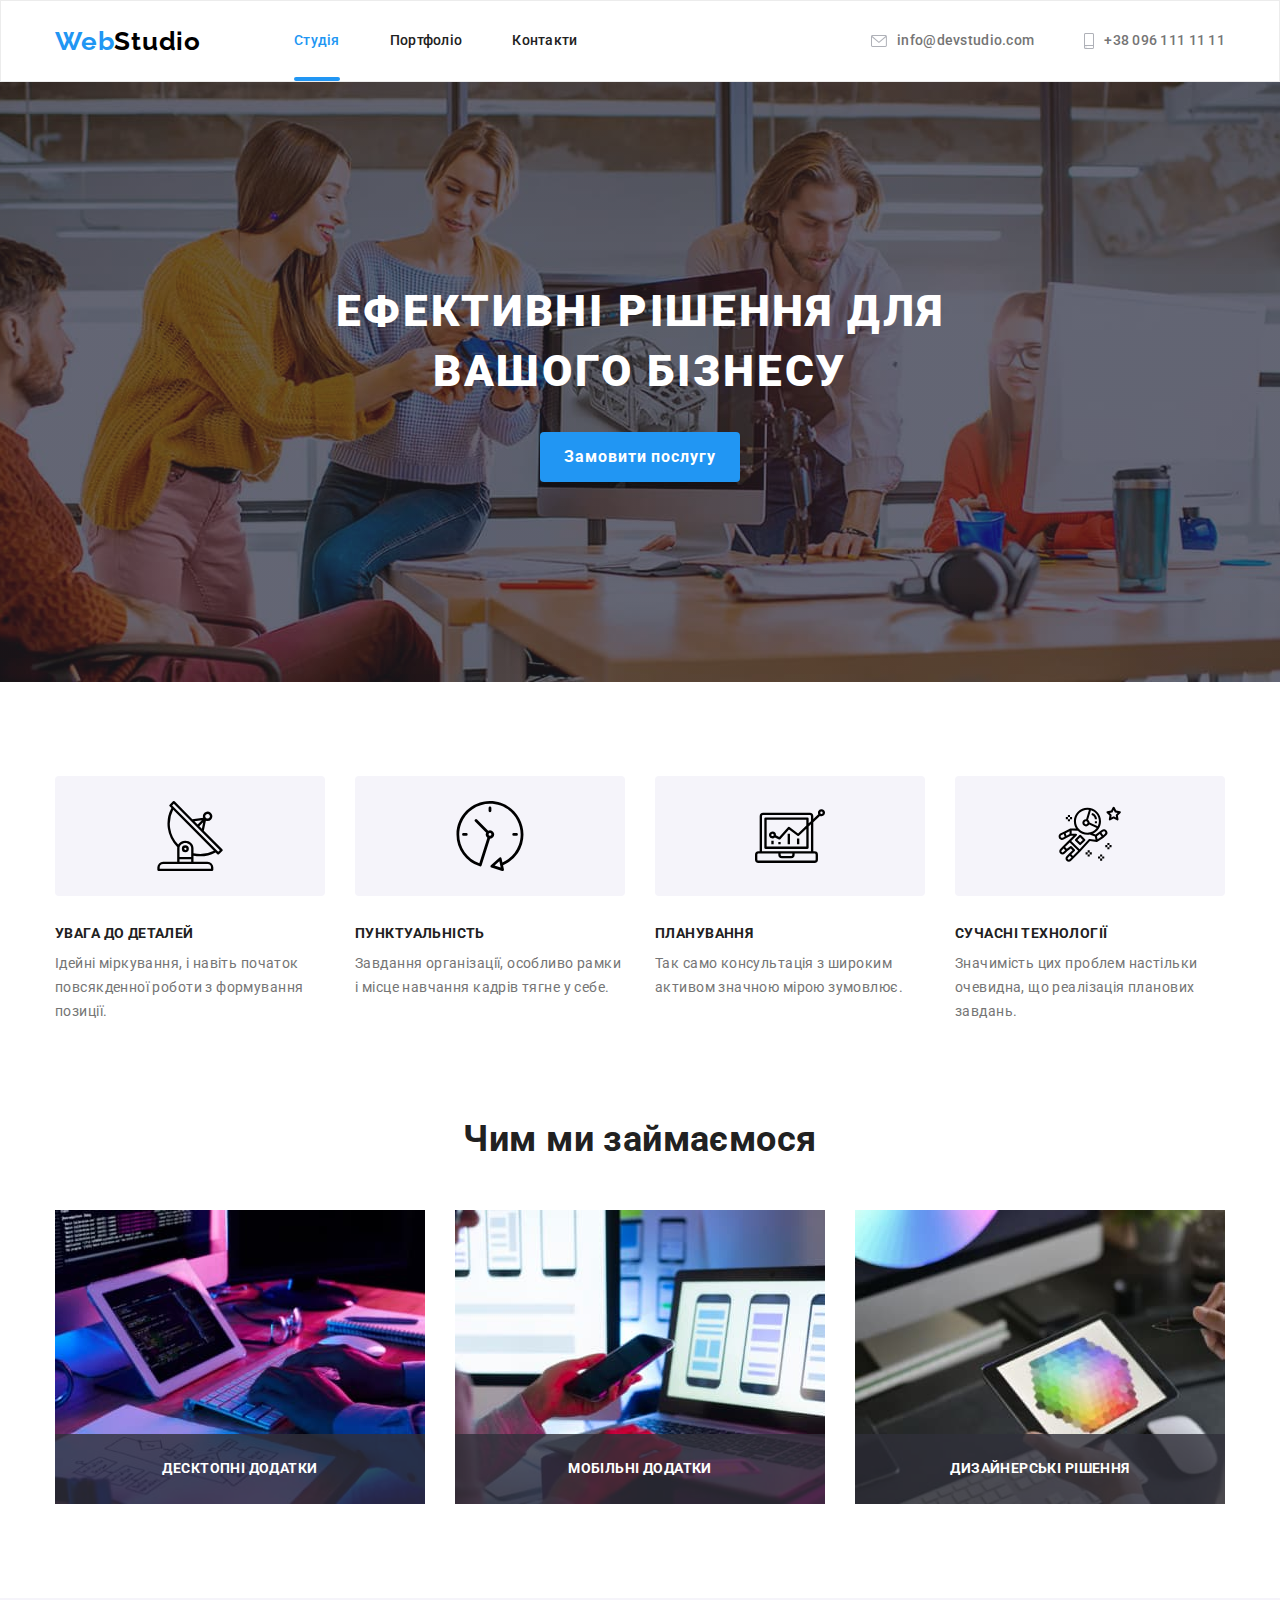
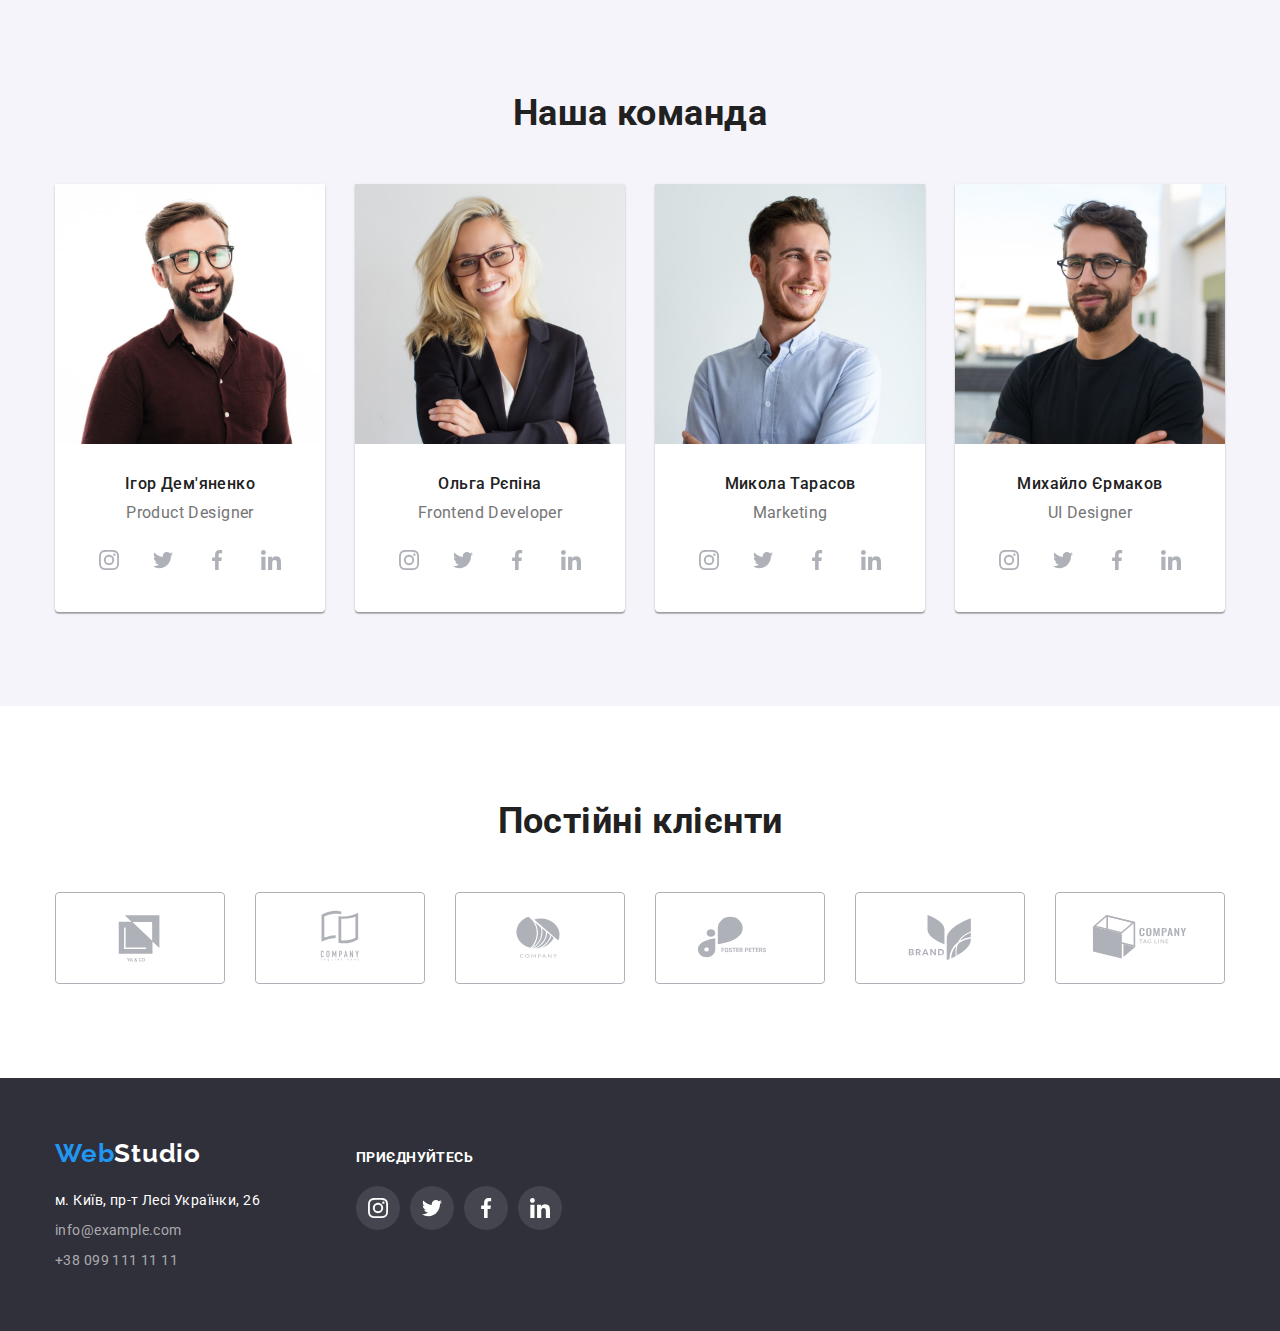
<file: index.html>
<!DOCTYPE html>
<html lang="uk">
  <head>
    <meta charset="UTF-8" />
    <meta http-equiv="X-UA-Compatible" content="IE=edge" />
    <meta name="viewport" content="width=device-width, initial-scale=1.0" />
    <link
      rel="stylesheet"
      href="https://cdnjs.cloudflare.com/ajax/libs/modern-normalize/1.1.0/modern-normalize.min.css"
    />
    <link
      href="https://fonts.googleapis.com/css2?family=Raleway:wght@700&family=Roboto:wght@400;500;700;900&display=swap"
      rel="stylesheet"
    />
    <link rel="stylesheet" href="./css/style.css" />
    <title>Студия</title>
  </head>
  <body>
    <header class="header">
      <div class="container header-container">
        <nav class="header-nav">
          <a href="./index.html" class="header-logo link"
            ><span class="logo-first">Web</span><span class="logo-second-black">Studio</span>
          </a>

          <ul class="header-pg list">
            <li class="header-item"><a href="" class="link link-nav current">Студія</a></li>
            <li class="header-item">
              <a href="./portfolio.html" class="link link-nav">Портфоліо</a>
            </li>
            <li class="header-item"><a href="" class="link link-nav">Контакти</a></li>
          </ul>
        </nav>
        <ul class="header-cont list">
          <li class="header-item">
            <a href="mailto:info@devstudio.com" class="link contact">
              <svg class="contacts-icon-envelope">
                <use href="./images/icons.svg#icon-envelope"></use>
              </svg>
              <span>info@devstudio.com</span>
            </a>
          </li>
          <li class="header-item">
            <a href="tel:+380961111111" class="link contact">
              <svg class="contacts-icon-smartphone">
                <use href="./images/icons.svg#icon-smartphone"></use>
              </svg>
              <span>+38 096 111 11 11</span>
            </a>
          </li>
        </ul>
      </div>
    </header>

    <main>
      <!-- Hero -->
      <section class="section hero">
        <div class="container">
          <h1 class="hero-title">Ефективні рішення для вашого бізнесу</h1>

          <button type="button" class="hero-button" data-modal-open>Замовити послугу</button>
        </div>
      </section>

      <!-- Our benefits -->
      <section class="section">
        <h2 class="visually-hidden">Наші переваги</h2>

        <div class="container">
          <ul class="list list-benefits">
            <li class="benefit">
              <div class="benefit-icon-background">
                <svg class="benefit-icon">
                  <use href="./images/icons.svg#icon-antenna"></use>
                </svg>
              </div>
              <h3 class="header-benefits">УВАГА ДО ДЕТАЛЕЙ</h3>
              <p class="paragraph-benefits">
                Ідейні міркування, і навіть початок повсякденної роботи з формування позиції.
              </p>
            </li>
            <li class="benefit">
              <div class="benefit-icon-background">
                <svg class="benefit-icon">
                  <use href="./images/icons.svg#icon-clock"></use>
                </svg>
              </div>
              <h3 class="header-benefits">ПУНКТУАЛЬНІСТЬ</h3>
              <p class="paragraph-benefits">
                Завдання організації, особливо рамки і місце навчання кадрів тягне у себе.
              </p>
            </li>
            <li class="benefit">
              <div class="benefit-icon-background">
                <svg class="benefit-icon">
                  <use href="./images/icons.svg#icon-diagram"></use>
                </svg>
              </div>
              <h3 class="header-benefits">ПЛАНУВАННЯ</h3>
              <p class="paragraph-benefits">
                Так само консультація з широким активом значною мірою зумовлює.
              </p>
            </li>
            <li class="benefit">
              <div class="benefit-icon-background">
                <svg class="benefit-icon">
                  <use href="./images/icons.svg#icon-astronaut"></use>
                </svg>
              </div>
              <h3 class="header-benefits">СУЧАСНІ ТЕХНОЛОГІЇ</h3>
              <p class="paragraph-benefits">
                Значимість цих проблем настільки очевидна, що реалізація планових завдань.
              </p>
            </li>
          </ul>
        </div>
      </section>

      <!-- what we do -->
      <section class="section section-about">
        <div class="container">
          <h2 class="section-title">Чим ми займаємося</h2>
          <ul class="list list-do">
            <li class="work-item">
              <img src="./images/tablet.jpg" alt="Десктопні додатки" width="370" class="img-do" />
              <div class="work-thumb"><h3 class="work-header">Десктопні додатки</h3></div>
            </li>
            <li class="work-item">
              <img
                src="./images/laptop-phone.jpg"
                alt="Мобільні додатки"
                width="370"
                class="img-do"
              />
              <div class="work-thumb"><h3 class="work-header">Мобільні додатки</h3></div>
            </li>
            <li class="work-item">
              <img
                src="./images/tablet-rgb.jpg"
                alt="Дизайнерські рішення"
                width="370"
                class="img-do"
              />
              <div class="work-thumb"><h3 class="work-header">Дизайнерські рішення</h3></div>
            </li>
          </ul>
        </div>
      </section>

      <!-- Our Team -->
      <section class="section team">
        <div class="container">
          <h2 class="section-title team-title">Наша команда</h2>

          <ul class="list list-team">
            <li class="card">
              <img
                src="./images/igor-demyanenko.jpg"
                alt="Игорь Демьяненко"
                width="270"
                class="img-block"
              />
              <h3 class="team-name">Ігор Дем'яненко</h3>
              <p class="position">Product Designer</p>
              <ul class="list member-social">
                <li>
                  <a class="social-item" href="">
                    <svg class="social-icon">
                      <use href="./images/icons.svg#icon-instagram"></use>
                    </svg>
                  </a>
                </li>
                <li>
                  <a class="social-item" href="">
                    <svg class="social-icon">
                      <use href="./images/icons.svg#icon-twitter"></use>
                    </svg>
                  </a>
                </li>
                <li>
                  <a class="social-item" href="">
                    <svg class="social-icon">
                      <use href="./images/icons.svg#icon-facebook"></use>
                    </svg>
                  </a>
                </li>
                <li>
                  <a class="social-item" href="">
                    <svg class="social-icon">
                      <use href="./images/icons.svg#icon-linkedin"></use>
                    </svg>
                  </a>
                </li>
              </ul>
            </li>
            <li class="card">
              <img
                src="./images/olga-repina.jpg"
                alt="Ольга Репина"
                width="270"
                class="img-block"
              />
              <h3 class="team-name">Ольга Рєпіна</h3>
              <p class="position">Frontend Developer</p>
              <ul class="list member-social">
                <li>
                  <a class="social-item" href="">
                    <svg class="social-icon">
                      <use href="./images/icons.svg#icon-instagram"></use>
                    </svg>
                  </a>
                </li>
                <li>
                  <a class="social-item" href="">
                    <svg class="social-icon">
                      <use href="./images/icons.svg#icon-twitter"></use>
                    </svg>
                  </a>
                </li>
                <li>
                  <a class="social-item" href="">
                    <svg class="social-icon">
                      <use href="./images/icons.svg#icon-facebook"></use>
                    </svg>
                  </a>
                </li>
                <li>
                  <a class="social-item" href="">
                    <svg class="social-icon">
                      <use href="./images/icons.svg#icon-linkedin"></use>
                    </svg>
                  </a>
                </li>
              </ul>
            </li>
            <li class="card">
              <img
                src="./images/nikolay-tarasov.jpg"
                alt="Николай Тарасов"
                width="270"
                class="img-block"
              />
              <h3 class="team-name">Микола Тарасов</h3>
              <p class="position">Marketing</p>
              <ul class="list member-social">
                <li>
                  <a class="social-item" href="">
                    <svg class="social-icon">
                      <use href="./images/icons.svg#icon-instagram"></use>
                    </svg>
                  </a>
                </li>
                <li>
                  <a class="social-item" href="">
                    <svg class="social-icon">
                      <use href="./images/icons.svg#icon-twitter"></use>
                    </svg>
                  </a>
                </li>
                <li>
                  <a class="social-item" href="">
                    <svg class="social-icon">
                      <use href="./images/icons.svg#icon-facebook"></use>
                    </svg>
                  </a>
                </li>
                <li>
                  <a class="social-item" href="">
                    <svg class="social-icon">
                      <use href="./images/icons.svg#icon-linkedin"></use>
                    </svg>
                  </a>
                </li>
              </ul>
            </li>
            <li class="card">
              <img
                src="./images/mike-ermakov.jpg"
                alt="Михаил Ермаков"
                width="270"
                class="img-block"
              />
              <h3 class="team-name">Михайло Єрмаков</h3>
              <p class="position">UI Designer</p>
              <ul class="list member-social">
                <li>
                  <a class="social-item" href="">
                    <svg class="social-icon">
                      <use href="./images/icons.svg#icon-instagram"></use>
                    </svg>
                  </a>
                </li>
                <li>
                  <a class="social-item" href="">
                    <svg class="social-icon">
                      <use href="./images/icons.svg#icon-twitter"></use>
                    </svg>
                  </a>
                </li>
                <li>
                  <a class="social-item" href="">
                    <svg class="social-icon">
                      <use href="./images/icons.svg#icon-facebook"></use>
                    </svg>
                  </a>
                </li>
                <li>
                  <a class="social-item" href="">
                    <svg class="social-icon">
                      <use href="./images/icons.svg#icon-linkedin"></use>
                    </svg>
                  </a>
                </li>
              </ul>
            </li>
          </ul>
        </div>
      </section>

      <!-- Our clients -->
      <section class="section">
        <h2 class="section-title">Постійні клієнти</h2>
        <ul class="clients-list list">
          <li>
            <a class="client-thumb" href="">
              <svg class="client-logo"><use href="./images/icons.svg#icon-logo"></use></svg
            ></a>
          </li>
          <li>
            <a class="client-thumb" href="">
              <svg class="client-logo"><use href="./images/icons.svg#icon-logo-1"></use></svg
            ></a>
          </li>
          <li>
            <a class="client-thumb" href="">
              <svg class="client-logo"><use href="./images/icons.svg#icon-logo-2"></use></svg
            ></a>
          </li>
          <li>
            <a class="client-thumb" href="">
              <svg class="client-logo"><use href="./images/icons.svg#icon-logo-3"></use></svg
            ></a>
          </li>
          <li>
            <a class="client-thumb" href="">
              <svg class="client-logo"><use href="./images/icons.svg#icon-logo-4"></use></svg
            ></a>
          </li>
          <li>
            <a class="client-thumb" href="">
              <svg class="client-logo"><use href="./images/icons.svg#icon-logo-5"></use></svg
            ></a>
          </li>
        </ul>
      </section>
    </main>

    <footer class="footer">
      <div class="container footer-contatiner">
        <div class="footer-logoadress">
          <a href="./index.html" class="logo-bot link">
            <span class="logo-first">Web</span><span class="logo-second-white">Studio</span>
          </a>

          <address>
            <ul class="list">
              <li class="adress-list">
                <a href="" class="link adress">м. Київ, пр-т Лесі Українки, 26</a>
              </li>
              <li class="adress-list">
                <a href="mailto:info@example.com" class="link mail">info@example.com</a>
              </li>
              <li class="adress-list">
                <a href="tel:+380991111111" class="link phone">+38 099 111 11 11</a>
              </li>
            </ul>
          </address>
        </div>
        <div class="footer-socials">
          <p class="footer-call">Приєднуйтесь</p>
          <ul class="list footer-social">
            <li>
              <a class="footer-link" href=""
                ><svg class="footer-icon">
                  <use href="./images/icons.svg#icon-instagram"></use></svg
              ></a>
            </li>
            <li>
              <a class="footer-link" href=""
                ><svg class="footer-icon">
                  <use href="./images/icons.svg#icon-twitter"></use></svg
              ></a>
            </li>
            <li>
              <a class="footer-link" href=""
                ><svg class="footer-icon">
                  <use href="./images/icons.svg#icon-facebook"></use></svg
              ></a>
            </li>
            <li>
              <a class="footer-link" href=""
                ><svg class="footer-icon">
                  <use href="./images/icons.svg#icon-linkedin"></use></svg
              ></a>
            </li>
          </ul>
        </div>
      </div>
    </footer>
    <div class="backdrope is-hidden" data-modal>
      <div class="modal">
        <button class="close-button" type="button" data-modal-close>
          <svg class="close-icon"><use href="./images/icons.svg#icon-close-button"></use></svg>
        </button>
      </div>
    </div>
    <script src="./JS/modal.js"></script>
  </body>
</html>
</file>
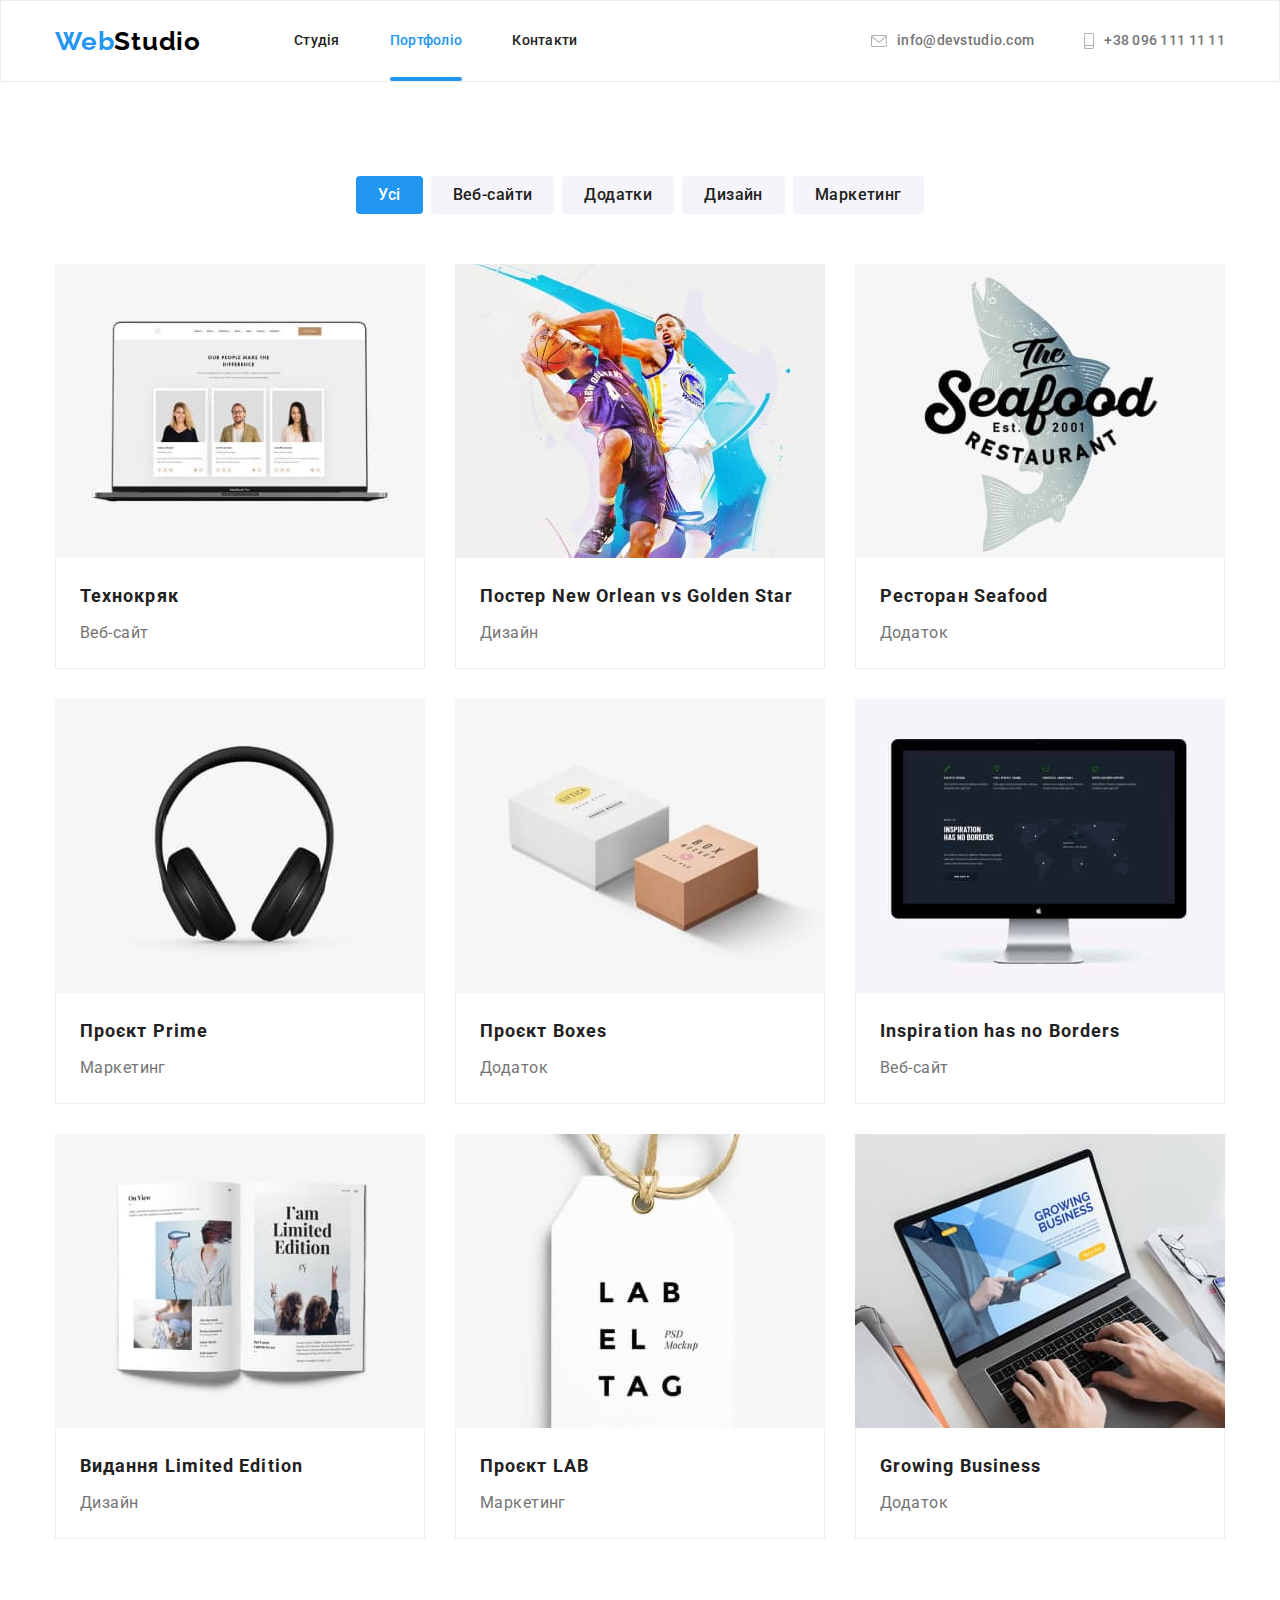
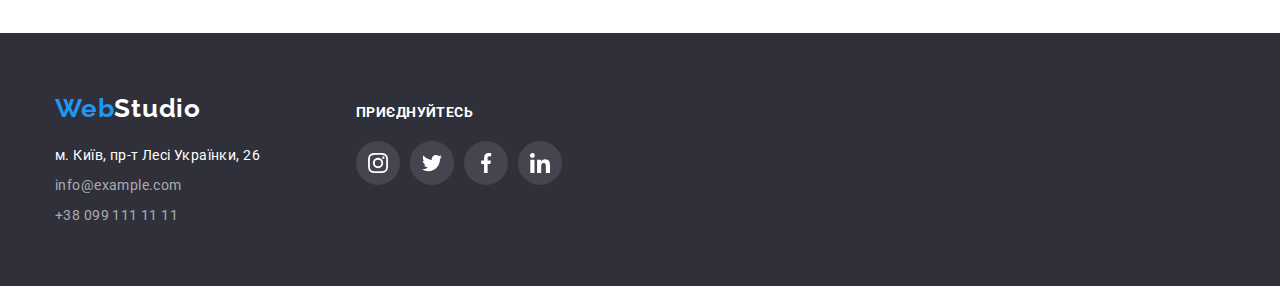
<file: portfolio.html>
<!DOCTYPE html>
<html lang="ru">
  <head>
    <meta charset="UTF-8" />
    <meta http-equiv="X-UA-Compatible" content="IE=edge" />
    <meta name="viewport" content="width=device-width, initial-scale=1.0" />
    <link
      rel="stylesheet"
      href="https://cdnjs.cloudflare.com/ajax/libs/modern-normalize/1.1.0/modern-normalize.min.css"
    />
    <link
      href="https://fonts.googleapis.com/css2?family=Raleway:wght@700&family=Roboto:wght@400;500;700;900&display=swap"
      rel="stylesheet"
    />
    <link rel="stylesheet" href="./css/style.css" />
    <title>Портфолио</title>
  </head>
  <body>
    <header class="header">
      <div class="container header-container">
        <nav class="header-nav">
          <a href="./index.html" class="header-logo link"
            ><span class="logo-first">Web</span><span class="logo-second-black">Studio</span>
          </a>

          <ul class="header-pg list">
            <li><a href="./index.html" class="link link-nav">Студія</a></li>
            <li><a href="./portfolio.html" class="link link-nav current">Портфоліо</a></li>
            <li><a href="" class="link link-nav">Контакти</a></li>
          </ul>
        </nav>

        <ul class="header-cont list">
          <li>
            <a href="mailto:info@devstudio.com" class="link contact">
              <svg class="contacts-icon-envelope">
                <use href="./images/icons.svg#icon-envelope"></use>
              </svg>
              <span>info@devstudio.com</span>
            </a>
          </li>
          <li>
            <a href="tel:+380961111111" class="link contact">
              <svg class="contacts-icon-smartphone">
                <use href="./images/icons.svg#icon-smartphone"></use>
              </svg>
              <span>+38 096 111 11 11</span>
            </a>
          </li>
        </ul>
      </div>
    </header>

    <main>
      <!-- Examples of our works -->
      <section class="section">
        <div class="container">
          <h1 class="visually-hidden">Приклади робіт</h1>
          <ul class="list list-buttons">
            <li><button type="button" class="button button-accent button-port">Усі</button></li>
            <li><button type="button" class="button button-port">Веб-сайти</button></li>
            <li><button type="button" class="button button-port">Додатки</button></li>
            <li><button type="button" class="button button-port">Дизайн</button></li>
            <li><button type="button" class="button button-port">Маркетинг</button></li>
          </ul>

          <ul class="list list-examples">
            <li class="project-card">
              <a class="project-link link" href="" class="link">
                <div class="project-thumb">
                  <img
                    src="./images/technocryak.jpg"
                    alt="Технокряк"
                    width="370"
                    class="img-block"
                  />
                  <div class="project-overlay">
                    <p class="project-text">
                      Ресурс пропонує комплексні пропозиції з різним рівнем функціоналу та сервісів.
                      Все це дозволить відвідувачу отримати вичерпні відомості про компанію чи
                      приватну особу.
                    </p>
                  </div>
                </div>
                <div class="about">
                  <h2 class="project-name">Технокряк</h2>
                  <p class="project-app">Веб-сайт</p>
                </div>
              </a>
            </li>
            <li class="project-card">
              <a class="project-link link" href="" class="link">
                <div class="project-thumb">
                  <img
                    src="./images/new-orlean.jpg"
                    alt="Технокряк"
                    width="370"
                    class="img-block"
                  />
                  <div class="project-overlay">
                    <p class="project-text">
                      Ресурс пропонує комплексні пропозиції з різним рівнем функціоналу та сервісів.
                      Все це дозволить відвідувачу отримати вичерпні відомості про компанію чи
                      приватну особу.
                    </p>
                  </div>
                </div>

                <div class="about">
                  <h2 class="project-name">Постер New Orlean vs Golden Star</h2>
                  <p class="project-app">Дизайн</p>
                </div>
              </a>
            </li>
            <li class="project-card">
              <a class="project-link link" href="" class="link">
                <div class="project-thumb">
                  <img src="./images/seafood.jpg" alt="Технокряк" width="370" class="img-block" />
                  <div class="project-overlay">
                    <p class="project-text">
                      Ресурс пропонує комплексні пропозиції з різним рівнем функціоналу та сервісів.
                      Все це дозволить відвідувачу отримати вичерпні відомості про компанію чи
                      приватну особу.
                    </p>
                  </div>
                </div>

                <div class="about">
                  <h2 class="project-name">Ресторан Seafood</h2>
                  <p class="project-app">Додаток</p>
                </div>
              </a>
            </li>
            <li class="project-card">
              <a class="project-link link" href="" class="link">
                <div class="project-thumb">
                  <img src="./images/prime.jpg" alt="Технокряк" width="370" class="img-block" />
                  <div class="project-overlay">
                    <p class="project-text">
                      Ресурс пропонує комплексні пропозиції з різним рівнем функціоналу та сервісів.
                      Все це дозволить відвідувачу отримати вичерпні відомості про компанію чи
                      приватну особу.
                    </p>
                  </div>
                </div>

                <div class="about">
                  <h2 class="project-name">Проєкт Prime</h2>
                  <p class="project-app">Маркетинг</p>
                </div>
              </a>
            </li>
            <li class="project-card">
              <a class="project-link link" href="" class="link">
                <div class="project-thumb">
                  <img src="./images/boxes.jpg" alt="Технокряк" width="370" class="img-block" />
                  <div class="project-overlay">
                    <p class="project-text">
                      Ресурс пропонує комплексні пропозиції з різним рівнем функціоналу та сервісів.
                      Все це дозволить відвідувачу отримати вичерпні відомості про компанію чи
                      приватну особу.
                    </p>
                  </div>
                </div>

                <div class="about">
                  <h2 class="project-name">Проєкт Boxes</h2>
                  <p class="project-app">Додаток</p>
                </div>
              </a>
            </li>
            <li class="project-card">
              <a class="project-link link" href="" class="link">
                <div class="project-thumb">
                  <img
                    src="./images/inspiration.jpg"
                    alt="Технокряк"
                    width="370"
                    class="img-block"
                  />
                  <div class="project-overlay">
                    <p class="project-text">
                      Ресурс пропонує комплексні пропозиції з різним рівнем функціоналу та сервісів.
                      Все це дозволить відвідувачу отримати вичерпні відомості про компанію чи
                      приватну особу.
                    </p>
                  </div>
                </div>

                <div class="about">
                  <h2 class="project-name">Inspiration has no Borders</h2>
                  <p class="project-app">Веб-сайт</p>
                </div>
              </a>
            </li>
            <li class="project-card">
              <a class="project-link link" href="" class="link">
                <div class="project-thumb">
                  <img
                    src="./images/limited-edition.jpg"
                    alt="Технокряк"
                    width="370"
                    class="img-block"
                  />
                  <div class="project-overlay">
                    <p class="project-text">
                      Ресурс пропонує комплексні пропозиції з різним рівнем функціоналу та сервісів.
                      Все це дозволить відвідувачу отримати вичерпні відомості про компанію чи
                      приватну особу.
                    </p>
                  </div>
                </div>

                <div class="about">
                  <h2 class="project-name">Видання Limited Edition</h2>
                  <p class="project-app">Дизайн</p>
                </div>
              </a>
            </li>
            <li class="project-card">
              <a class="project-link link" href="" class="link">
                <div class="project-thumb">
                  <img src="./images/lab.jpg" alt="Технокряк" width="370" class="img-block" />
                  <div class="project-overlay">
                    <p class="project-text">
                      Ресурс пропонує комплексні пропозиції з різним рівнем функціоналу та сервісів.
                      Все це дозволить відвідувачу отримати вичерпні відомості про компанію чи
                      приватну особу.
                    </p>
                  </div>
                </div>

                <div class="about">
                  <h2 class="project-name">Проєкт LAB</h2>
                  <p class="project-app">Маркетинг</p>
                </div>
              </a>
            </li>
            <li class="project-card">
              <a class="project-link link" href="" class="link">
                <div class="project-thumb">
                  <img
                    src="./images/growing-business.jpg"
                    alt="Технокряк"
                    width="370"
                    class="img-block"
                  />
                  <div class="project-overlay">
                    <p class="project-text">
                      Ресурс пропонує комплексні пропозиції з різним рівнем функціоналу та сервісів.
                      Все це дозволить відвідувачу отримати вичерпні відомості про компанію чи
                      приватну особу.
                    </p>
                  </div>
                </div>

                <div class="about">
                  <h2 class="project-name">Growing Business</h2>
                  <p class="project-app">Додаток</p>
                </div>
              </a>
            </li>
          </ul>
        </div>
      </section>
    </main>

    <footer class="footer">
      <div class="container footer-contatiner">
        <div class="footer-logoadress">
          <a href="./index.html" class="logo-bot link">
            <span class="logo-first">Web</span><span class="logo-second-white">Studio</span>
          </a>

          <address>
            <ul class="list">
              <li class="adress-list">
                <a href="" class="link adress">м. Київ, пр-т Лесі Українки, 26</a>
              </li>
              <li class="adress-list">
                <a href="mailto:info@example.com" class="link mail">info@example.com</a>
              </li>
              <li class="adress-list">
                <a href="tel:+380991111111" class="link phone">+38 099 111 11 11</a>
              </li>
            </ul>
          </address>
        </div>
        <div class="footer-socials">
          <p class="footer-call">Приєднуйтесь</p>
          <ul class="list footer-social">
            <li>
              <a class="footer-link" href=""
                ><svg class="footer-icon">
                  <use href="./images/icons.svg#icon-instagram"></use></svg
              ></a>
            </li>
            <li>
              <a class="footer-link" href=""
                ><svg class="footer-icon">
                  <use href="./images/icons.svg#icon-twitter"></use></svg
              ></a>
            </li>
            <li>
              <a class="footer-link" href=""
                ><svg class="footer-icon">
                  <use href="./images/icons.svg#icon-facebook"></use></svg
              ></a>
            </li>
            <li>
              <a class="footer-link" href=""
                ><svg class="footer-icon">
                  <use href="./images/icons.svg#icon-linkedin"></use></svg
              ></a>
            </li>
          </ul>
        </div>
      </div>
    </footer>
  </body>
</html>
</file>
<file: css/style.css>
:root {
  --primary-text-color: #212121;
  --secondary-text-color: #757575;
  --blue-color: #2196f3;
  --white-text-color: #ffffff;
  --transperent-color: rgba(255, 255, 255, 0.6);
  --primary-bg-color: #ffffff;
  --secondary-bg-color: #f5f4fa;
  --hero-bg-color: #2f303a;
  --pure-black-color: #000000;
  --basic-btn-color: #afb1b8;
  --active-btn-color: #f5f4fa;
}

body {
  color: var(--primary-text-color);
  background-color: var(--primary-bg-color);

  font-family: 'Roboto', sans-serif;
  font-size: 14px;
  line-height: 1.71;
  letter-spacing: 0.03em;
}

ul {
  padding-inline-start: 0px;
  margin: 0;
  margin-block-start: 0;
  margin-block-end: 0;
}

h1,
h2,
h3,
h4,
h5,
h6,
p {
  margin: 0;
}

p {
  margin-block-start: 0;
  margin-block-end: 0;
}

a {
  text-decoration: none;
}
.section {
  padding: 94px 0;
}

.container {
  margin-left: auto;
  margin-right: auto;
  width: 1200px;
  padding-left: 15px;
  padding-right: 15px;
  /* outline: 2px solid tomato; */
}

.link {
  text-decoration: none;
}

.logo-first,
.logo-second-black,
.logo-second-white {
  font-family: 'Raleway';
  font-weight: 700;
  font-size: 26px;
  line-height: 1.19;
  letter-spacing: 0.03em;
}

.logo-first {
  color: var(--blue-color);
}

.logo-second-black {
  color: var(--pure-black-color);
}

.logo-second-white {
  color: var(--white-text-color);
}

.header {
  border: 1px solid #ececec;
  /* padding: 24px 0; */
}

.header-container {
  display: flex;
  height: 80px;
}

.header-logo {
  display: flex;
  margin-right: 93px;
}

.header-nav {
  display: flex;
  align-items: center;
  margin-right: auto;
}

.header-pg {
  height: 100%;
  display: flex;
  gap: 50px;
}

.header-item {
  height: 100%;
}

.header-cont {
  display: flex;
  gap: 50px;
  align-items: center;
}

.contacts-icon-envelope {
  height: 12px;
  width: 16px;
  fill: var(--basic-btn-color);
  transition: fill 250ms cubic-bezier(0.4, 0, 0.2, 1);
}

.contacts-icon-smartphone {
  height: 16px;
  width: 10px;
  fill: var(--basic-btn-color);
  transition: fill 250ms cubic-bezier(0.4, 0, 0.2, 1);
}

.list {
  list-style: none;
}

.link-nav,
.contact {
  display: flex;
  align-items: center;
  gap: 10px;
  height: 100%;

  font-weight: 500;
  line-height: 1.14;
  letter-spacing: 0.02em;
  background-color: var(--primary-bg-color);
  color: inherit;

  transition: color 250ms cubic-bezier(0.4, 0, 0.2, 1);
}

.link-nav:hover,
.link-nav:focus {
  color: var(--blue-color);
}

.contact {
  color: var(--secondary-text-color);
}

.contact:hover .contacts-icon-envelope,
.contact:focus .contacts-icon-envelope,
.contact:hover .contacts-icon-smartphone,
.contact:focus .contacts-icon-smartphone {
  fill: var(--blue-color);
}

.contact:hover,
.contact:focus {
  color: var(--blue-color);
}

.hero {
  height: 600px;
  max-width: 1600px;
  padding: 200px 0;
  margin: 0 auto;
  background-image: linear-gradient(to right, rgba(47, 48, 58, 0.4), rgba(47, 48, 58, 0.4)),
    url(../images/hero-overlay.jpg);
  background-repeat: no-repeat;
  background-position: center;
  background-size: cover;
}

.hero-title {
  color: var(--white-text-color);

  font-weight: 900;
  font-size: 44px;
  line-height: 1.36;
  text-align: center;
  letter-spacing: 0.06em;
  text-transform: uppercase;

  margin-left: auto;
  margin-right: auto;
  width: 696px;
}

.hero-button {
  display: block;
  font-weight: 700;
  font-size: 16px;
  line-height: 1.88;
  align-items: center;
  text-align: center;
  letter-spacing: 0.06em;
  cursor: pointer;
  margin-left: auto;
  margin-right: auto;
  margin-top: 30px;
  border: none;
  box-shadow: 0px 4px 4px rgba(0, 0, 0, 0.15);
  border-radius: 4px;

  border-style: none;
  color: var(--white-text-color);
  background-color: var(--blue-color);

  min-height: 50px;
  min-width: 200px;

  transition: background 250ms cubic-bezier(0.4, 0, 0.2, 1);
}

.hero-button:hover,
.hero-button:focus {
  background: #188ce8;
}

.list-benefits {
  display: flex;
  gap: 30px;
}

.benefit {
  width: calc(100% / 4);
}

.benefit-icon-background {
  display: flex;
  align-items: center;
  justify-content: center;
  width: 270px;
  height: 120px;
  background-color: var(--secondary-bg-color);
  border-radius: 4px;
  margin-bottom: 30px;
}

.benefit-icon {
  display: block;
  width: 70px;
  height: 70px;
  align-items: center;
}

.visually-hidden {
  position: absolute;
  width: 0px;
  height: 0px;
  margin: 1px;
  border: 0;
  padding: 0;
  white-space: nowrap;
  clip-path: inset(100%);
  clip: rect(0 0 0 0);
  overflow: hidden;
}

.header-benefits {
  font-size: 14px;
  line-height: 1.14;
  text-transform: uppercase;
}

.paragraph-benefits {
  color: var(--secondary-text-color);
  margin-top: 10px;
}

.section-about {
  padding-top: 0;
}

.img-do {
  display: block;
}

.list-do {
  margin-top: 50px;
  display: flex;
  gap: 30px;
}

.work-item {
  position: relative;
}

.work-thumb {
  position: absolute;
  display: flex;
  width: 100%;
  height: 70px;
  bottom: 0;

  justify-content: center;
  align-items: center;
  background-color: rgba(47, 48, 58, 0.8);
}

.work-header {
  font-style: normal;
  font-weight: 700;
  font-size: 14px;
  line-height: 1.14;
  text-align: center;
  text-transform: uppercase;

  color: var(--white-text-color);
}

.team {
  background-color: var(--secondary-bg-color);
}

.list-team {
  display: flex;
  gap: 30px;
  margin-top: 50px;
}

.section-title {
  font-size: 36px;
  line-height: 1.17;
  text-align: center;
}

.team-name {
  padding-top: 30px;
  font-weight: 500;
  font-size: 16px;
  line-height: 1.19;
  text-align: center;
}

.img-block {
  display: block;
}

.position {
  font-size: 16px;
  line-height: 1.19;
  margin-top: 10px;
  text-align: center;
  margin-bottom: 16px;

  color: var(--secondary-text-color);
}

.social-item {
  display: flex;
  height: 44px;
  width: 44px;
  border-radius: 50%;
  justify-content: center;
  align-items: center;

  transition: background 250ms cubic-bezier(0.4, 0, 0.2, 1),
    box-shadow 250ms cubic-bezier(0.4, 0, 0.2, 1);
}

.social-icon {
  height: 20px;
  width: 20px;
  fill: var(--basic-btn-color);

  transition: fill 250ms cubic-bezier(0.4, 0, 0.2, 1);
}

.social-item:hover,
.social-item:focus {
  background-color: var(--blue-color);
  box-shadow: 0px 4px 4px rgba(0, 0, 0, 0.25);
}

.social-item:hover .social-icon,
.social-item:focus .social-icon {
  fill: var(--active-btn-color);
}

.member-social {
  display: flex;
  gap: 10px;
  justify-content: center;
  padding-bottom: 30px;
}

.clients-list {
  margin-top: 50px;
  display: flex;
  justify-content: center;
  gap: 30px;
}

.client-thumb {
  display: flex;
  width: 170px;
  height: 92px;
  border: 1px solid var(--basic-btn-color);
  border-radius: 4px;

  align-items: center;
  justify-content: center;

  transition: border 250ms cubic-bezier(0.4, 0, 0.2, 1);
}

.client-logo {
  width: 106px;
  height: 60px;
  fill: var(--basic-btn-color);

  transition: fill 250ms cubic-bezier(0.4, 0, 0.2, 1);
}

.client-thumb:hover,
.client-thumb:focus {
  border: 1px solid var(--blue-color);
}

.client-thumb:hover .client-logo,
.client-thumb:focus .client-logo {
  fill: var(--blue-color);
}

.footer {
  background-color: var(--hero-bg-color);
  padding: 60px 0;
}

.footer-logoadress {
  min-width: 231px;
}

.footer-contatiner {
  display: flex;
  gap: 70px;
  align-items: baseline;
}

.footer-call {
  font-weight: 700;
  line-height: 1.14;
  text-transform: uppercase;

  color: var(--white-text-color);

  margin-bottom: 20px;
}

.footer-link {
  display: flex;
  height: 44px;
  width: 44px;
  background-color: rgba(255, 255, 255, 0.1);
  border-radius: 50%;

  align-items: center;
  justify-content: center;

  transition: background-color 250ms cubic-bezier(0.4, 0, 0.2, 1);
}

.footer-social {
  display: flex;
  gap: 10px;
  justify-content: center;
  padding-bottom: 30px;
}

.footer-icon {
  height: 20px;
  width: 20px;
  fill: var(--white-text-color);
}

.footer-link:hover,
.footer-link:focus {
  background-color: var(--blue-color);
}

.logo-bot {
  display: inline-block;
  margin-bottom: 20px;
}

.adress-list {
  line-height: 1.5;
}

.adress-list:not(:last-child) {
  margin-bottom: 9px;
}

.adress {
  color: var(--white-text-color);
  font-style: normal;
  line-height: 1.5;
}

.mail,
.phone {
  color: rgba(255, 255, 255, 0.6);
  font-style: normal;
  line-height: 1.5;

  transition: color 250ms cubic-bezier(0.4, 0, 0.2, 1);
}

.mail:hover,
.mail:focus,
.phone:hover,
.phone:focus {
  color: var(--blue-color);
}

.current {
  position: relative;
  color: var(--blue-color);
}

.current::after {
  content: '';
  position: absolute;
  bottom: 0;
  width: 100%;
  height: 4px;
  border-radius: 4px;
  background-color: var(--blue-color);
}

.card {
  background-color: var(--primary-bg-color);
  box-shadow: 0px 1px 3px rgba(0, 0, 0, 0.12), 0px 1px 1px rgba(0, 0, 0, 0.14),
    0px 2px 1px rgba(0, 0, 0, 0.2);
  border-radius: 0px 0px 4px 4px;
}

.list-buttons {
  display: flex;
  justify-content: center;
  gap: 8px;
}

.button {
  font-family: inherit;
  font-weight: 500;
  font-size: 16px;
  line-height: 1.63;
  text-align: center;
  letter-spacing: inherit;
  border: none;
  cursor: pointer;

  color: var(--primary-text-color);
  background-color: var(--secondary-bg-color);

  transition: color 250ms cubic-bezier(0.4, 0, 0.2, 1),
    background-color 250ms cubic-bezier(0.4, 0, 0.2, 1),
    box-shadow 250ms cubic-bezier(0.4, 0, 0.2, 1);
}

.button:hover,
.button:focus {
  color: var(--white-text-color);
  background-color: var(--blue-color);
}

.button-accent {
  color: var(--white-text-color);
  background-color: var(--blue-color);
}

.button-port {
  display: block;
  padding: 6px 22px;
  border-radius: 4px;
}

.button-port:hover,
.button-port:focus {
  box-shadow: 0px 3px 1px rgba(0, 0, 0, 0.1), 0px 1px 2px rgba(0, 0, 0, 0.08),
    0px 2px 2px rgba(0, 0, 0, 0.12);
}

.list-examples {
  margin-top: 50px;
  display: flex;
  flex-wrap: wrap;
  gap: 30px;
}

.project-card {
  transition: box-shadow 250ms cubic-bezier(0.4, 0, 0.2, 1);
}

.project-card:hover {
  box-shadow: 0px 1px 1px rgba(0, 0, 0, 0.12), 0px 4px 4px rgba(0, 0, 0, 0.06),
    1px 4px 6px rgba(0, 0, 0, 0.16);
}

.project-link {
  display: block;
  transition: box-shadow 250ms cubic-bezier(0.4, 0, 0.2, 1);
}

.project-link:focus {
  box-shadow: 0px 1px 1px rgba(0, 0, 0, 0.12), 0px 4px 4px rgba(0, 0, 0, 0.06),
    1px 4px 6px rgba(0, 0, 0, 0.16);
}

.project-thumb {
  position: relative;
  overflow: hidden;
}

.project-overlay {
  position: absolute;
  display: flex;
  top: 0;
  left: 0;
  transform: translateY(100%);
  width: 370px;
  height: 294px;
  padding: 0 24px;

  align-items: center;

  transition: transform 250ms cubic-bezier(0.4, 0, 0.2, 1);

  background-color: rgba(33, 150, 243, 0.9);
}

.project-card:hover .project-overlay {
  transform: translateY(0);
}

.project-link:focus .project-overlay {
  transform: translateY(0);
}

.project-text {
  font-family: 'Roboto';
  font-size: 18px;
  line-height: 1.56;

  color: var(--white-text-color);
}

.project-name {
  font-size: 18px;
  line-height: 2;
  letter-spacing: 0.06em;
  color: var(--primary-text-color);
}

.project-app {
  margin-top: 4px;
  font-size: 16px;
  line-height: 1.88;
  color: var(--secondary-text-color);
}

.about {
  padding: 20px 24px;
  border-left: 1px solid #eeeeee;
  border-right: 1px solid #eeeeee;
  border-bottom: 1px solid #eeeeee;
}

.backdrope {
  position: fixed;
  top: 0;
  left: 0;
  height: 100%;
  width: 100%;
  background-color: rgba(0, 0, 0, 0.2);
  opacity: 1;
  transition: opacity 250ms cubic-bezier(0.4, 0, 0.2, 1),
    visibility 250ms cubic-bezier(0.4, 0, 0.2, 1);
}

.backdrope.is-hidden {
  opacity: 0;
  pointer-events: none;
  visibility: hidden;
}

.backdrope.is-hidden .modal {
  transform: translate(-50%, -50%) scale(1.2);
}

.modal {
  position: absolute;
  top: 50%;
  left: 50%;
  transform: scale(1) translate(-50%, -50%);

  min-height: 581px;
  min-width: 528px;

  transition: transform 250ms cubic-bezier(0.4, 0, 0.2, 1);

  background-color: var(--primary-bg-color);
}

.close-button {
  position: absolute;
  right: 8px;
  top: 8px;
  display: flex;
  align-items: center;
  height: 30px;
  width: 30px;
  background-color: transparent;
  border-radius: 50%;
  border: 1px solid rgba(0, 0, 0, 0.1);

  transition: background-color 250ms cubic-bezier(0.4, 0, 0.2, 1);
}

.close-button:hover,
.close-button:focus {
  background-color: var(--active-btn-color);
}

.close-icon {
  width: 18px;
  height: 18px;
  fill: var(--pure-black-color);
}
</file>
